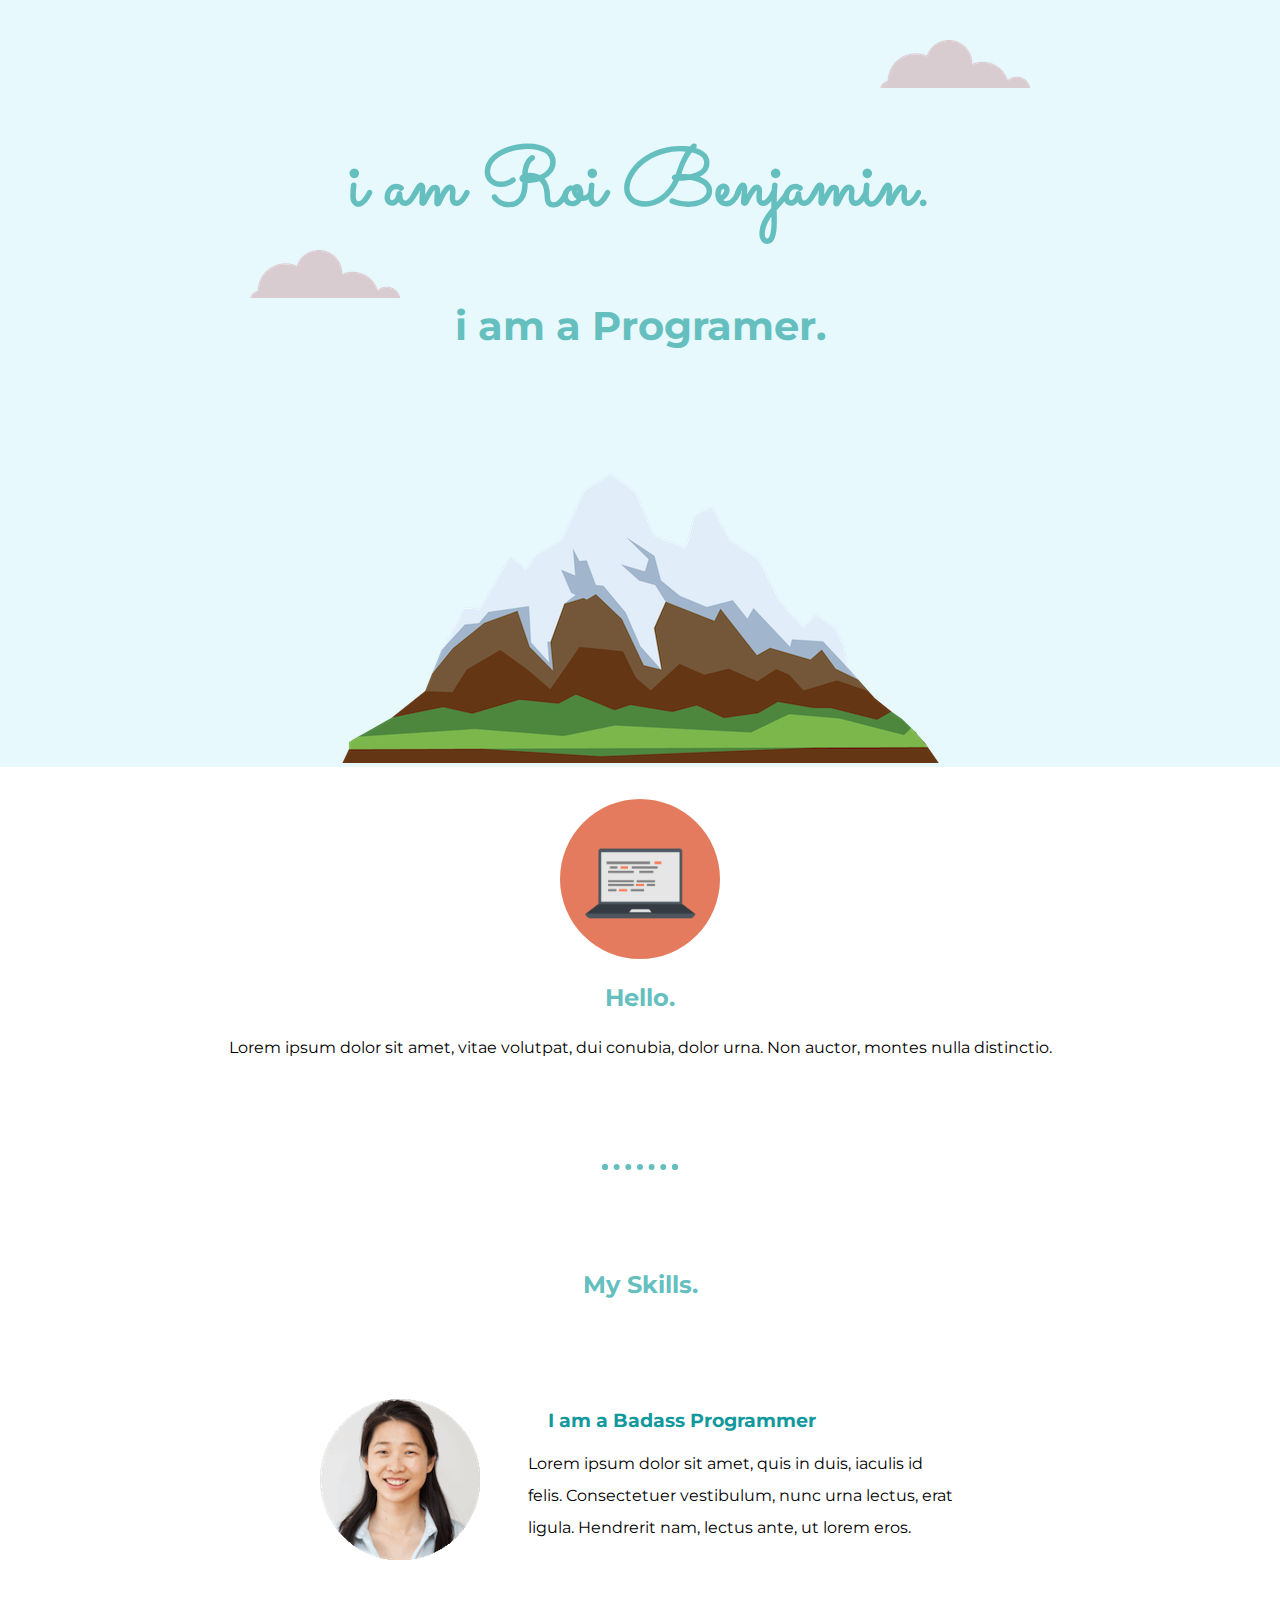
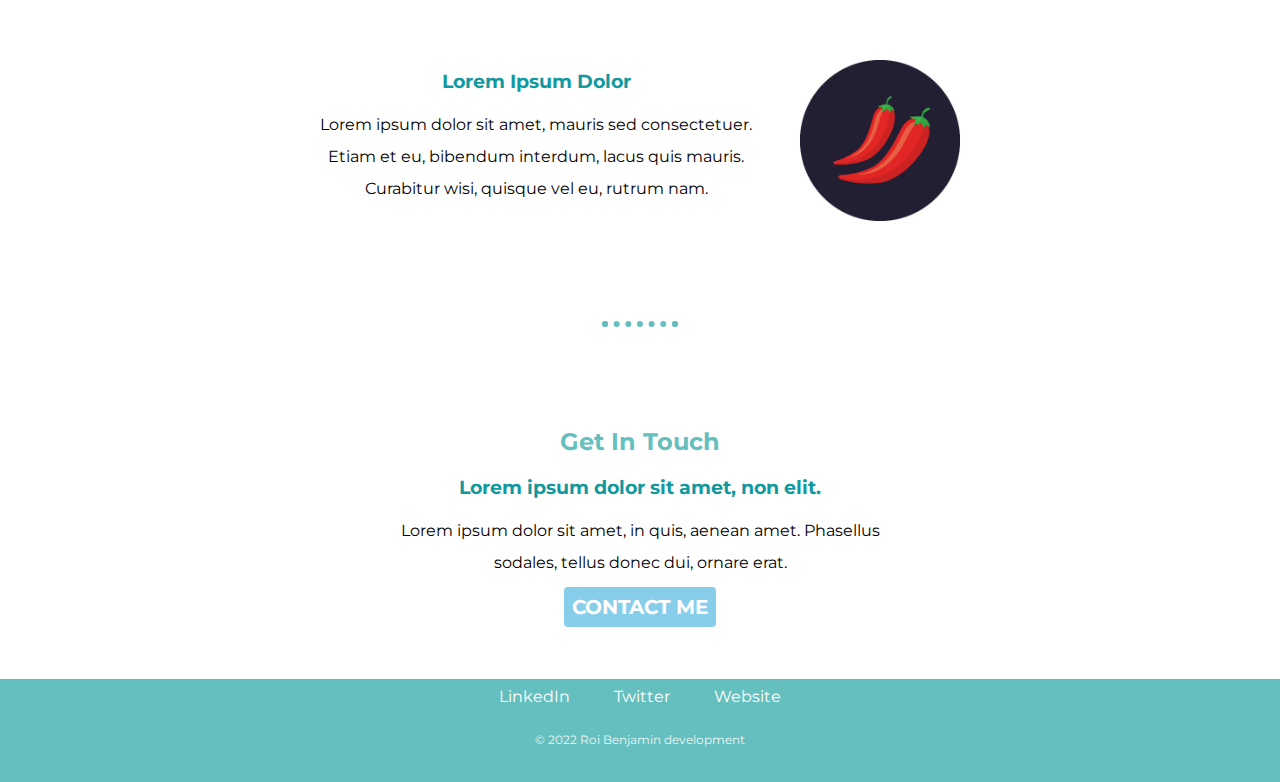
<file: index.html>
<!DOCTYPE html>
<html lang="en" dir="ltr">

<head>
  <meta charset="utf-8">
  <link rel="stylesheet" href="style.css">
  <link rel="icon" href="favicon.ico">
  <link rel="preconnect" href="https://fonts.googleapis.com">
  <link rel="preconnect" href="https://fonts.gstatic.com" crossorigin>
  <link rel="preconnect" href="https://fonts.googleapis.com">
<link rel="preconnect" href="https://fonts.gstatic.com" crossorigin>
<link href="https://fonts.googleapis.com/css2?family=Merriweather:wght@400;700&family=Montserrat:ital,wght@0,200;1,100&family=Pacifico&family=Sacramento&display=swap" rel="stylesheet">
  <title>king Doo</title>
</head>

<body>
  <div class="top-container">
    <img class="top-cloud" src="images/cloud.png" alt="cloud">
    <h1>i am Roi Benjamin.</h1>
    <p class="h2">i am a Programer. </p>
    <img class="bottom-cloud" src="images/cloud.png" alt="cloud">
    <img src="images/mountain.png" alt="cloud">
  </div>
  <div class="middle-container">
    <div class="profile">
      <img class="skill-img1" src="images/computer.png" alt="">
      <h2>Hello.</h2>
      <p>Lorem ipsum dolor sit amet, vitae volutpat, dui conubia, dolor urna. Non auctor, montes nulla distinctio.</p>
    </div>
    <hr>
    <div class="skills">
      <h2>My Skills.</h2>
      <div class="skill-row">
        <img class="skill-img" src="images/angela.png" alt="">
        <div>
          <h3>I am a Badass Programmer</h3>
          <p>Lorem ipsum dolor sit amet, quis in duis, iaculis id felis. Consectetuer vestibulum, nunc urna lectus, erat ligula. Hendrerit nam, lectus ante, ut lorem eros.</p>
        </div>

      </div>
      <div class="skill-row2">
        <div class="">
          <h3>Lorem Ipsum Dolor</h3>
          <p>Lorem ipsum dolor sit amet, mauris sed consectetuer. Etiam et eu, bibendum interdum, lacus quis mauris. Curabitur wisi, quisque vel eu, rutrum nam.</p>
        </div>
          <img class="skill-img2" src="images/chillies.png" alt="">

      </div>
    </div>
    <hr>
    <div class="contact-me">
      <h2>Get In Touch</h2>
      <h3>Lorem ipsum dolor sit amet, non elit.</h3>
      <p>Lorem ipsum dolor sit amet, in quis, aenean amet. Phasellus sodales, tellus donec dui, ornare erat.</p>
      <a class="btn" href="mailto:name@email.com"><span class=""> CONTACT ME</span></a>
    </div>
  </div>


  <div class="bottom-container">
    <a class="footer-link" href="https://www.linkedin.com/">LinkedIn</a>
    <a class="footer-link" href="https://twitter.com/">Twitter</a>
    <a class="footer-link" href="https://www.appbrewery.co/">Website</a>
    <p class="copyright">© 2022 Roi Benjamin development </p>
  </div>

</body>

</html>
</file>
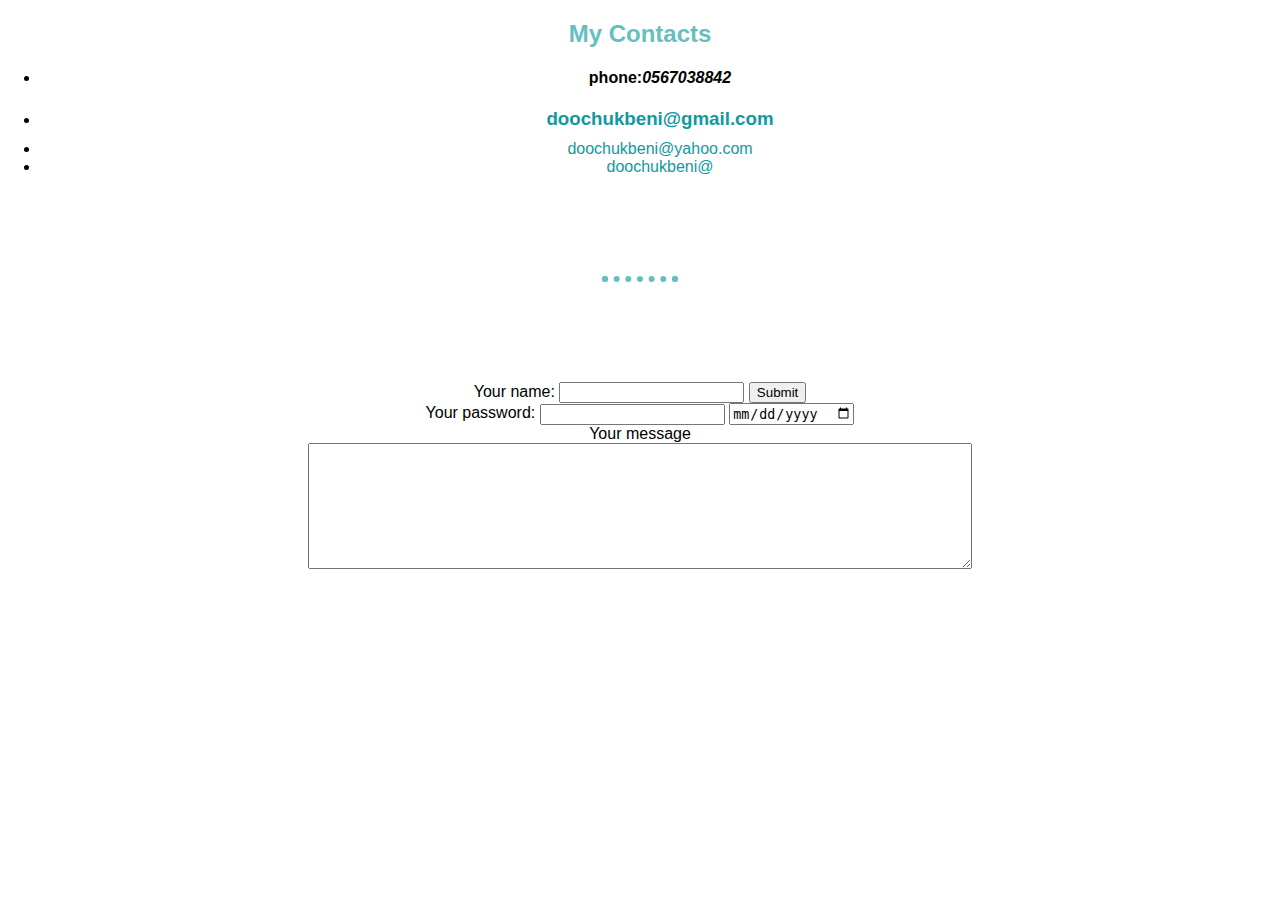
<file: contacts.html>
<!DOCTYPE html>
<html lang="en" dir="ltr">
  <head>
    <meta charset="utf-8">
    <link rel="stylesheet" href="style.css">
    <title>Contact Me</title>
  </head>
  <body >
    <div class="contacts">
      <h2>My Contacts</h2>
      <ul>
        <li><h4>phone:<em>0567038842</em></h4></li>
        <li><h3><a href="google.com">doochukbeni@gmail.com</a></h3></li>
        <li><a href="yahoo.com">doochukbeni@yahoo.com</a></li>
        <li><a href="instagram.com">doochukbeni@</a></li>
      </ul>
<hr>
    </div>
    <form class="" action="index.html" method="post">
      <label>Your name:</label>
      <input type="text" name="Name" >
      <input type="submit">
      <br>
      <label for="password">Your password:</label>
      <input type="password" name="" >
      <input type="date" name="" /><br>
      <label for="">Your message</label><br>
      <textarea name="name" rows="8" cols="80"></textarea>

    </form>

  </body>
</html>
</file>
<file: style.css>
body {
  background-color: white;
  margin: 0;
  font-family: Montserrat,sans-serif;
  text-align: center;


}
h1{
  font-family: Sacramento,sans-serif;
  font-size: 5rem;
  margin: 50px auto 0 auto;
  color: #66BFBF;
}
hr{
  border: dotted  #66BFBF 6px;
  border-bottom: none;
  width: 5%;
  margin: 100px auto;

}
h2{
    color: #66BFBF;

}
.h2{
  color: #66BFBF;
  font-weight: bold;
  font-size: 2.5rem;
  font-family: Montserrat;
}
.top-container {
  margin-top: 0;
  background-color: #E8F9FD;
  position: relative;
  padding-top: 80px;
}
.middle-container{
  margin: 2rem auto;
}
.top-cloud{
  position: absolute;
  top:0;
  padding-top: 40px;
  right: 250px;
}
.bottom-cloud{
  position: absolute;
  left: 250px;
  top: 250px;

}

a,h3{
  color: #11999E;
  margin: 10px 20px;
  text-decoration: none;
}
p{
  line-height: 2;
}
.skills{
  margin-top: 2.5rem;
}
.skill-img1{
  width: 10rem;
  border-radius: 100%;
}
.skill-row{
  width: 50%;
  margin: 100px auto 100px auto;
  text-align: left;
  display: flex;
  justify-content: space-between;
}
.skill-row2{
  width: 50%;
  margin: 100px auto 100px auto;
  text-align: center;
  display: flex;
  justify-content: space-between;
}

.skill-img{
  margin-right: 3rem;
  width: 10rem;
}
.skill-img2{
  margin-left: 3rem;
  width: 10rem;
}
.contact-me{
  width: 40%;
  margin: 40px auto 60px;
}
.footer-link{
  color:white ;

}
.footer-link:hover{
  color: white;
  text-transform: uppercase;
  font-weight: bold;
  background-color: #66BFBF;
}
.btn{
  background-color: skyblue;
  border-radius: 0.25rem;
  color: white;
  font-weight: bold;
  text-decoration: none;
  padding: 0.5rem;
  margin-top: 5rem;
  font-size: 20px;

}
.btn:hover{
  color:white;
  background-color:blue;

}
.bottom-container{
  background-color: #66BFBF;
  padding: 0.5rem;
}
.copyright{
  color: #eaf6f6;
  font-size: 0.75rem;
  padding: 10px 0; 
}
</file>
